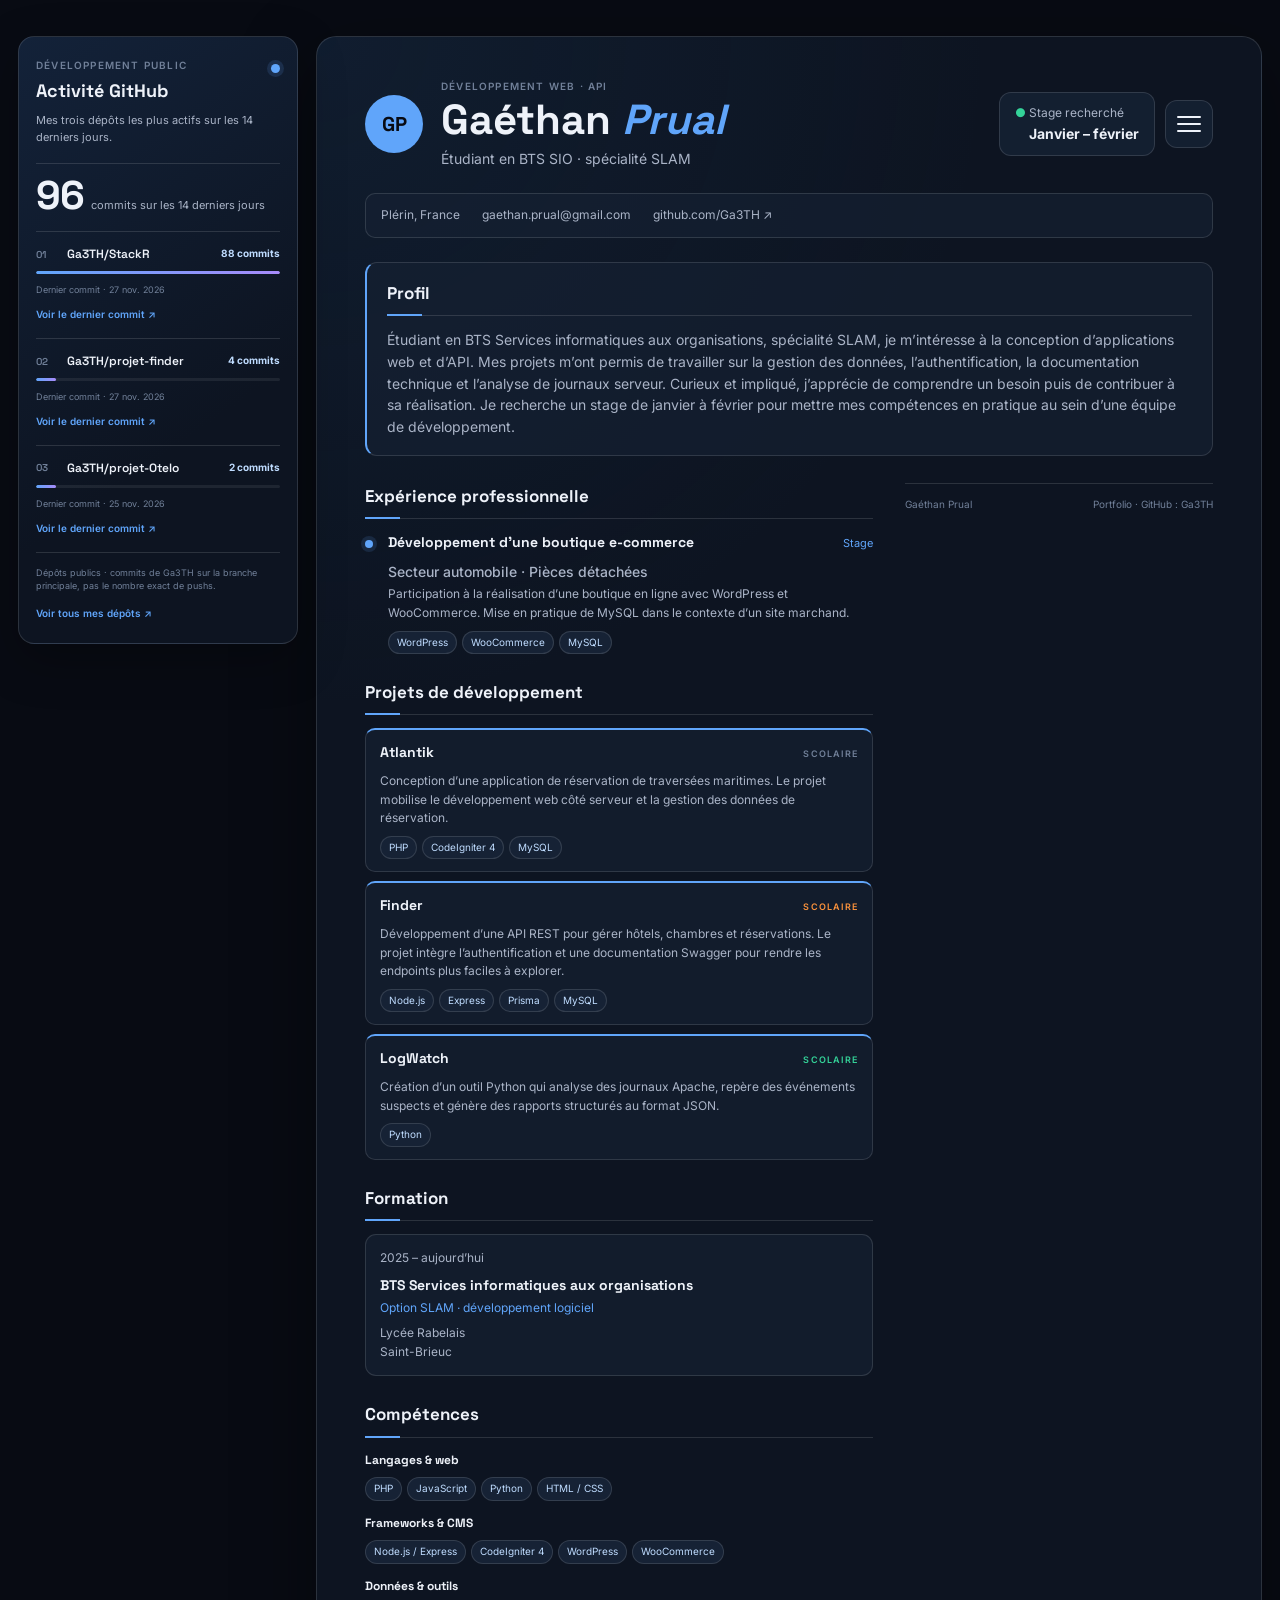
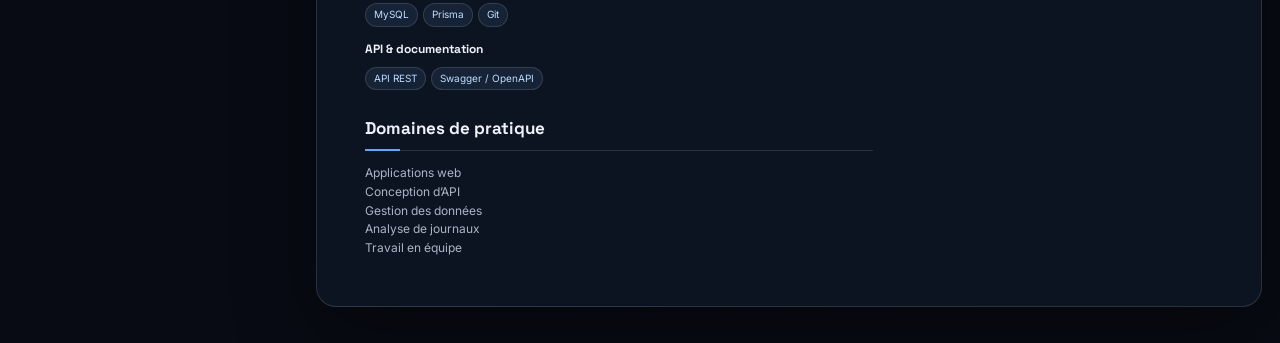
<file: index.html>
<!doctype html>
<html lang="fr">
<head>
  <meta charset="UTF-8">
  <meta name="viewport" content="width=device-width, initial-scale=1">
  <meta name="description" content="CV de Gaéthan Prual, étudiant en BTS SIO SLAM à la recherche d'un stage de janvier à février.">
  <title>Gaéthan Prual — CV &amp; Portfolio</title>
  <link rel="preconnect" href="https://fonts.googleapis.com">
  <link rel="preconnect" href="https://fonts.gstatic.com" crossorigin>
  <link href="https://fonts.googleapis.com/css2?family=Space+Grotesk:wght@500;600;700&family=Inter:wght@400;500;600&display=swap" rel="stylesheet">
  <link rel="stylesheet" href="cv-gaethan-prual.css">
</head>
<body>
  <div class="page-layout">
    <aside class="veille veille-github" aria-labelledby="github-feed-title">
      <header class="veille-entete">
        <div>
          <p class="sur-titre">DÉVELOPPEMENT PUBLIC</p>
          <h2 id="github-feed-title">Activité GitHub</h2>
        </div>
        <span class="veille-indicateur" aria-hidden="true"></span>
      </header>
      <p class="veille-description">Mes trois dépôts les plus actifs sur les 14 derniers jours.</p>
      <div class="github-overview">
        <p class="github-commit-total" id="github-commit-total" aria-hidden="true">—</p>
        <p class="feed-status" id="github-feed-status" aria-live="polite">Analyse des commits récents…</p>
      </div>
      <ol class="feed-list" id="github-feed-list"></ol>
      <p class="feed-note" id="github-feed-note">Dépôts publics uniquement.</p>
      <a class="veille-lien" href="https://github.com/Ga3TH?tab=repositories" target="_blank" rel="noopener noreferrer">Voir tous mes dépôts <span aria-hidden="true">↗</span></a>
    </aside>

    <main class="cv">
    <header class="entete">
      <div class="identite">
        <div class="logo" aria-hidden="true">GP</div>
        <div>
          <p class="sur-titre">DÉVELOPPEMENT WEB · API</p>
          <h1>Gaéthan <span>Prual</span></h1>
          <p class="poste">Étudiant en BTS SIO · spécialité SLAM</p>
        </div>
      </div>
      <div class="entete-actions">
        <div class="disponibilite">● Stage recherché<br><strong>Janvier – février</strong></div>
        <details class="ai-activity">
          <summary class="hamburger-label" aria-label="Ouvrir la veille sur l’intelligence artificielle" aria-controls="ai-feed-panel" aria-expanded="false">
            <span class="hamburger-icon" aria-hidden="true">
              <span class="line1"></span>
              <span class="line2"></span>
              <span class="line3"></span>
            </span>
          </summary>
          <section class="ai-popover" id="ai-feed-panel" aria-labelledby="ai-feed-title">
            <header class="veille-entete">
              <div>
                <p class="sur-titre">VEILLE TECHNOLOGIQUE</p>
                <h2 id="ai-feed-title">L’IA en mouvement</h2>
              </div>
              <span class="veille-indicateur ia" aria-hidden="true"></span>
            </header>
            <p class="veille-description">Actualités et recherche en intelligence artificielle.</p>
            <p class="feed-status" id="ai-feed-status" aria-live="polite">Chargement de la veille IA…</p>
            <ol class="feed-list" id="ai-feed-list"></ol>
            <a class="veille-lien" href="https://export.arxiv.org/rss/cs.AI" target="_blank" rel="noopener noreferrer">Explorer les flux de recherche <span aria-hidden="true">↗</span></a>
          </section>
        </details>
      </div>
    </header>

    <div class="coordonnees" aria-label="Coordonnées">
      <span>Plérin, France</span>
      <a href="mailto:gaethan.prual@gmail.com">gaethan.prual@gmail.com</a>
      <a href="https://github.com/Ga3TH">github.com/Ga3TH ↗</a>
    </div>

    <section class="intro">
      <h2>Profil</h2>
      <p>Étudiant en BTS Services informatiques aux organisations, spécialité SLAM, je m’intéresse à la conception d’applications web et d’API. Mes projets m’ont permis de travailler sur la gestion des données, l’authentification, la documentation technique et l’analyse de journaux serveur. Curieux et impliqué, j’apprécie de comprendre un besoin puis de contribuer à sa réalisation. Je recherche un stage de janvier à février pour mettre mes compétences en pratique au sein d’une équipe de développement.</p>
    </section>

    <div class="colonnes">
      <div class="colonne-principale">
        <section>
          <h2>Expérience professionnelle</h2>
          <article class="experience">
            <div class="repere"></div>
            <div>
              <div class="ligne-titre"><h3>Développement d’une boutique e-commerce</h3><span class="date">Stage</span></div>
              <p class="organisation">Secteur automobile · Pièces détachées</p>
              <p>Participation à la réalisation d’une boutique en ligne avec WordPress et WooCommerce. Mise en pratique de MySQL dans le contexte d’un site marchand.</p>
              <div class="tags"><span>WordPress</span><span>WooCommerce</span><span>MySQL</span></div>
            </div>
          </article>
        </section>

        <section>
          <h2>Projets de développement</h2>
          <article class="projet">
            <div class="ligne-titre"><h3>Atlantik</h3><span class="type">SCOLAIRE</span></div>
            <p>Conception d’une application de réservation de traversées maritimes. Le projet mobilise le développement web côté serveur et la gestion des données de réservation.</p>
            <div class="tags"><span>PHP</span><span>CodeIgniter 4</span><span>MySQL</span></div>
          </article>
          <article class="projet">
            <div class="ligne-titre"><h3>Finder</h3><span class="type orange">SCOLAIRE</span></div>
            <p>Développement d’une API REST pour gérer hôtels, chambres et réservations. Le projet intègre l’authentification et une documentation Swagger pour rendre les endpoints plus faciles à explorer.</p>
            <div class="tags"><span>Node.js</span><span>Express</span><span>Prisma</span><span>MySQL</span></div>
          </article>
          <article class="projet">
            <div class="ligne-titre"><h3>LogWatch</h3><span class="type vert">SCOLAIRE</span></div>
            <p>Création d’un outil Python qui analyse des journaux Apache, repère des événements suspects et génère des rapports structurés au format JSON.</p>
            <div class="tags"><span>Python</span></div>
          </article>
        </section>

      <aside class="colonne-laterale">
        <section>
          <h2>Formation</h2>
          <article class="formation">
            <p class="date">2025 – aujourd’hui</p>
            <h3>BTS Services informatiques aux organisations</h3>
            <p class="accent">Option SLAM · développement logiciel</p>
            <p>Lycée Rabelais<br>Saint-Brieuc</p>
          </article>
        </section>
        <section>
          <h2>Compétences</h2>
          <h3 class="sous-titre">Langages &amp; web</h3>
          <div class="tags colonne-tags"><span>PHP</span><span>JavaScript</span><span>Python</span><span>HTML / CSS</span></div>
          <h3 class="sous-titre">Frameworks &amp; CMS</h3>
          <div class="tags colonne-tags"><span>Node.js / Express</span><span>CodeIgniter 4</span><span>WordPress</span><span>WooCommerce</span></div>
          <h3 class="sous-titre">Données &amp; outils</h3>
          <div class="tags colonne-tags"><span>MySQL</span><span>Prisma</span><span>Git</span></div>
          <h3 class="sous-titre">API &amp; documentation</h3>
          <div class="tags colonne-tags"><span>API REST</span><span>Swagger / OpenAPI</span></div>
        </section>
        <section class="atouts">
          <h2>Domaines de pratique</h2>
          <p>Applications web<br>Conception d’API<br>Gestion des données<br>Analyse de journaux<br>Travail en équipe</p>
        </section>
      </aside>
    </div>
    <footer><span>Gaéthan Prual</span><span>Portfolio · GitHub : Ga3TH</span></footer>
    </main>

  </div>
  <script src="portfolio-feeds.js" defer></script>
</body>
</html>
</file>
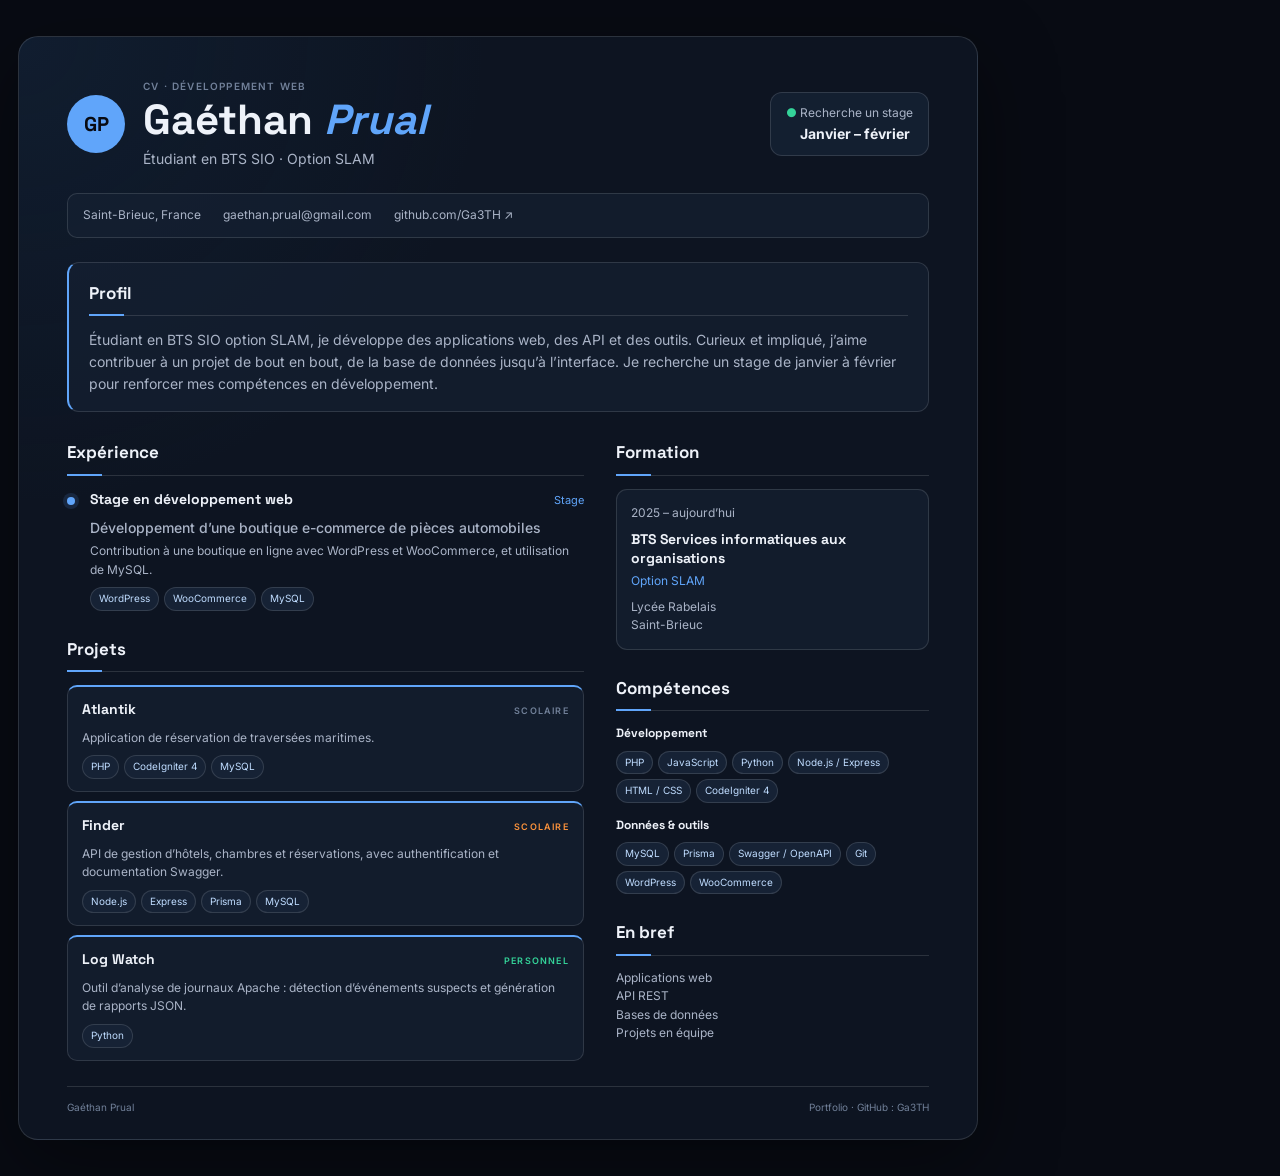
<file: cv-gaethan-prual.html>
<!doctype html>
<html lang="fr">
<head>
  <meta charset="UTF-8">
  <meta name="viewport" content="width=device-width, initial-scale=1">
  <meta name="description" content="CV de Gaéthan Prual, étudiant en BTS SIO SLAM à la recherche d'un stage de janvier à février.">
  <title>CV — Gaéthan Prual</title>
  <link rel="preconnect" href="https://fonts.googleapis.com">
  <link rel="preconnect" href="https://fonts.gstatic.com" crossorigin>
  <link href="https://fonts.googleapis.com/css2?family=Space+Grotesk:wght@500;600;700&family=Inter:wght@400;500;600&display=swap" rel="stylesheet">
  <link rel="stylesheet" href="cv-gaethan-prual.css">
</head>
<body>
  <main class="cv">
    <header class="entete">
      <div class="identite">
        <div class="logo" aria-hidden="true">GP</div>
        <div>
          <p class="sur-titre">CV · DÉVELOPPEMENT WEB</p>
          <h1>Gaéthan <span>Prual</span></h1>
          <p class="poste">Étudiant en BTS SIO · Option SLAM</p>
        </div>
      </div>
      <div class="disponibilite">● Recherche un stage<br><strong>Janvier – février</strong></div>
    </header>

    <div class="coordonnees" aria-label="Coordonnées">
      <span>Saint-Brieuc, France</span>
      <a href="mailto:gaethan.prual@gmail.com">gaethan.prual@gmail.com</a>
      <a href="https://github.com/Ga3TH">github.com/Ga3TH ↗</a>
    </div>

    <section class="intro">
      <h2>Profil</h2>
      <p>Étudiant en BTS SIO option SLAM, je développe des applications web, des API et des outils. Curieux et impliqué, j’aime contribuer à un projet de bout en bout, de la base de données jusqu’à l’interface. Je recherche un stage de janvier à février pour renforcer mes compétences en développement.</p>
    </section>

    <div class="colonnes">
      <div class="colonne-principale">
        <section>
          <h2>Expérience</h2>
          <article class="experience">
            <div class="repere"></div>
            <div>
              <div class="ligne-titre"><h3>Stage en développement web</h3><span class="date">Stage</span></div>
              <p class="organisation">Développement d’une boutique e-commerce de pièces automobiles</p>
              <p>Contribution à une boutique en ligne avec WordPress et WooCommerce, et utilisation de MySQL.</p>
              <div class="tags"><span>WordPress</span><span>WooCommerce</span><span>MySQL</span></div>
            </div>
          </article>
        </section>

        <section>
          <h2>Projets</h2>
          <article class="projet">
            <div class="ligne-titre"><h3>Atlantik</h3><span class="type">SCOLAIRE</span></div>
            <p>Application de réservation de traversées maritimes.</p>
            <div class="tags"><span>PHP</span><span>CodeIgniter 4</span><span>MySQL</span></div>
          </article>
          <article class="projet">
            <div class="ligne-titre"><h3>Finder</h3><span class="type orange">SCOLAIRE</span></div>
            <p>API de gestion d’hôtels, chambres et réservations, avec authentification et documentation Swagger.</p>
            <div class="tags"><span>Node.js</span><span>Express</span><span>Prisma</span><span>MySQL</span></div>
          </article>
          <article class="projet">
            <div class="ligne-titre"><h3>Log Watch</h3><span class="type vert">PERSONNEL</span></div>
            <p>Outil d’analyse de journaux Apache : détection d’événements suspects et génération de rapports JSON.</p>
            <div class="tags"><span>Python</span></div>
          </article>
        </section>
      </div>

      <aside class="colonne-laterale">
        <section>
          <h2>Formation</h2>
          <article class="formation">
            <p class="date">2025 – aujourd’hui</p>
            <h3>BTS Services informatiques aux organisations</h3>
            <p class="accent">Option SLAM</p>
            <p>Lycée Rabelais<br>Saint-Brieuc</p>
          </article>
        </section>
        <section>
          <h2>Compétences</h2>
          <h3 class="sous-titre">Développement</h3>
          <div class="tags colonne-tags"><span>PHP</span><span>JavaScript</span><span>Python</span><span>Node.js / Express</span><span>HTML / CSS</span><span>CodeIgniter 4</span></div>
          <h3 class="sous-titre">Données &amp; outils</h3>
          <div class="tags colonne-tags"><span>MySQL</span><span>Prisma</span><span>Swagger / OpenAPI</span><span>Git</span><span>WordPress</span><span>WooCommerce</span></div>
        </section>
        <section class="atouts">
          <h2>En bref</h2>
          <p>Applications web<br>API REST<br>Bases de données<br>Projets en équipe</p>
        </section>
      </aside>
    </div>
    <footer><span>Gaéthan Prual</span><span>Portfolio · GitHub : Ga3TH</span></footer>
  </main>
</body>
</html>
</file>
<file: cv-gaethan-prual.css>
:root{color-scheme:dark;--fond:#080b13;--carte:#162235;--texte:#eef2f9;--secondaire:#aab4c7;--muet:#718099;--bleu:#60a5fa;--ligne:#ffffff20}
*{box-sizing:border-box}body{margin:0;background:var(--fond);color:var(--texte);font:14px/1.55 Inter, sans-serif;padding:36px 18px}h1,h2,h3,p{margin-top:0}h1,h2,h3{font-family:"Space Grotesk",sans-serif}a{color:inherit;text-decoration:none}.cv{max-width:960px;margin:auto;padding:42px 48px 24px;background:radial-gradient(circle at 0 0,#1d426833,transparent 32%),#0d1421;border:1px solid var(--ligne);border-radius:20px;box-shadow:0 24px 80px #0006}.entete{display:flex;justify-content:space-between;align-items:center;gap:24px}.identite{display:flex;align-items:center;gap:18px}.logo{display:grid;place-items:center;width:58px;height:58px;flex:none;border-radius:50%;background:var(--bleu);color:var(--fond);font:700 20px "Space Grotesk",sans-serif}.sur-titre,.type{color:var(--muet);font-size:10px;letter-spacing:1.2px;font-weight:600}.sur-titre{margin-bottom:3px}.entete h1{font-size:42px;line-height:1.05;margin:0}.entete h1 span{color:var(--bleu);font-style:italic}.poste{color:var(--secondaire);margin:6px 0 0}.disponibilite{padding:11px 15px;background:#162235cc;border:1px solid var(--ligne);border-radius:12px;color:var(--secondaire);font-size:12px;white-space:nowrap}.disponibilite:first-letter{color:#34d399}.disponibilite strong{display:inline-block;padding-left:14px;color:var(--texte);font-size:14px}.coordonnees{display:flex;gap:10px 22px;flex-wrap:wrap;margin:24px 0;padding:12px 15px;background:#16223599;border:1px solid var(--ligne);border-radius:10px;color:var(--secondaire);font-size:12px}.coordonnees a:hover{color:var(--bleu)}section{margin-bottom:25px}h2{font-size:17px;margin:0 0 13px;padding-bottom:7px;border-bottom:1px solid var(--ligne)}h2:after{content:"";display:block;width:35px;height:2px;background:var(--bleu);position:relative;top:8px}.intro{padding:17px 20px;background:#16223599;border:1px solid var(--ligne);border-left:2px solid var(--bleu);border-radius:12px}.intro p{margin:0;color:var(--secondaire)}.colonnes{display:grid;grid-template-columns:1.65fr 1fr;gap:32px;margin-top:27px}.experience{display:grid;grid-template-columns:10px 1fr;gap:13px}.repere{width:8px;height:8px;border-radius:50%;background:var(--bleu);margin-top:8px;box-shadow:0 0 0 4px #60a5fa22}.ligne-titre{display:flex;justify-content:space-between;align-items:baseline;gap:10px}.ligne-titre h3,article h3{font-size:14px;margin:0 0 4px}.date{color:var(--bleu);font-size:11px;white-space:nowrap}.organisation{color:var(--secondaire);font-weight:500;margin:3px 0}.experience p:not(.organisation),.projet p,.formation p{color:var(--secondaire);font-size:12px;margin-bottom:8px}.tags{display:flex;flex-wrap:wrap;gap:5px;margin-top:8px}.tags span{padding:3px 8px;color:#bfdcff;background:#162235;border:1px solid var(--ligne);border-radius:20px;font-size:10px}.projet{padding:12px 14px;margin-bottom:9px;background:#16223599;border:1px solid var(--ligne);border-top:2px solid var(--bleu);border-radius:10px}.projet p{margin:4px 0}.type{font-size:9px}.orange{color:#fb923c}.vert{color:#34d399}.formation{padding:14px;background:#16223599;border:1px solid var(--ligne);border-radius:11px}.formation .date{margin-bottom:8px}.formation h3{line-height:1.35}.formation p:last-child{margin-bottom:0}.accent{color:var(--bleu)!important;margin:0 0 7px!important}.sous-titre{font-size:12px;margin:13px 0 5px}.colonne-tags{gap:5px}.atouts p{margin:0;color:var(--secondaire);font-size:12px}footer{display:flex;justify-content:space-between;padding-top:13px;border-top:1px solid var(--ligne);color:var(--muet);font-size:10px}
@media(max-width:680px){body{padding:10px}.cv{padding:25px 20px;border-radius:14px}.entete{align-items:flex-start;flex-direction:column}.entete h1{font-size:34px}.coordonnees{gap:8px 15px}.colonnes{grid-template-columns:1fr;gap:0}.disponibilite{white-space:normal}}
@media print{@page{size:A4;margin:10mm}body{padding:0;background:#fff;color:#eef2f9;-webkit-print-color-adjust:exact;print-color-adjust:exact}.cv{max-width:none;border:0;border-radius:0;box-shadow:none;padding:20px 25px}.entete h1{font-size:36px}.coordonnees{margin:16px 0}.intro{padding:13px 16px}.colonnes{gap:24px;margin-top:20px}section{margin-bottom:18px}.projet{padding:9px 11px;margin-bottom:7px}.formation{padding:11px}.tags{gap:4px}.tags span{padding:2px 7px}footer{margin-top:4px}a{color:inherit}}
.page-layout{max-width:1640px;margin:0 auto;display:grid;grid-template-columns:minmax(230px,1fr) minmax(0,960px) minmax(230px,1fr);align-items:start;gap:18px}.veille{position:sticky;top:18px;max-height:calc(100vh - 36px);overflow:auto;padding:20px 16px;background:linear-gradient(145deg,#132239,#0d1421 65%);border:1px solid var(--ligne);border-radius:16px;box-shadow:0 16px 48px #0004}.veille-entete{display:flex;justify-content:space-between;align-items:flex-start;gap:10px}.veille-entete .sur-titre{margin:0 0 6px}.veille h2{font-size:18px;line-height:1.25;margin:0 0 10px;padding:0;border:0}.veille h2:after{display:none}.veille-indicateur{width:9px;height:9px;flex:none;margin-top:6px;border-radius:50%;background:#60a5fa;box-shadow:0 0 0 4px #60a5fa22}.veille-indicateur.ia{background:#a78bfa;box-shadow:0 0 0 4px #a78bfa22}.veille-description{margin:0 0 14px;color:var(--secondaire);font-size:11px}.feed-status{margin:0 0 10px;color:var(--muet);font-size:10px}.feed-list{display:grid;gap:9px;margin:0;padding:0;list-style:none}.feed-item{padding:10px;background:#ffffff06;border:1px solid var(--ligne);border-radius:10px}.feed-item a{display:block;color:var(--texte);font-size:11px;font-weight:600;line-height:1.4;overflow-wrap:anywhere}.feed-item a:hover{color:var(--bleu)}.feed-meta{display:flex;flex-wrap:wrap;gap:4px 8px;margin-top:6px;color:var(--muet);font-size:9px}.feed-repo{color:var(--bleu)}.feed-message{margin:6px 0 0;color:var(--secondaire);font-size:10px;line-height:1.4;overflow-wrap:anywhere}.feed-source{color:#c4b5fd}.veille-lien{display:inline-block;margin-top:14px;color:var(--bleu);font-size:10px;font-weight:600}.veille-lien:hover{color:#bfdbfe}
@media(max-width:1100px){.page-layout{grid-template-columns:minmax(0,1fr) minmax(0,1fr);gap:14px}.cv{grid-column:1/-1;grid-row:1}.veille{position:static;max-height:none}.veille-github{grid-column:1;grid-row:2}.veille-ia{grid-column:2;grid-row:2}}
@media(max-width:680px){.page-layout{grid-template-columns:minmax(0,1fr);gap:12px}.cv{grid-column:1;grid-row:1}.veille-github{grid-column:1;grid-row:2}.veille-ia{grid-column:1;grid-row:3}.veille{padding:18px}}
@media print{.page-layout{display:block}.veille{display:none}}
.page-layout{max-width:1260px;grid-template-columns:minmax(0,960px) minmax(230px,280px);justify-content:center}.entete-actions{display:flex;align-items:center;gap:10px;flex:none}.github-activity{position:relative;flex:none}.hamburger-label{display:grid;place-items:center;width:48px;height:48px;padding:0;cursor:pointer;list-style:none;background:#162235cc;border:1px solid var(--ligne);border-radius:12px;transition:background .2s,border-color .2s}.hamburger-label::-webkit-details-marker{display:none}.hamburger-label:hover,.github-activity[open]>.hamburger-label{background:#1b2c44;border-color:#60a5fa77}.hamburger-label:focus-visible{outline:2px solid var(--bleu);outline-offset:3px}.hamburger-icon{position:relative;width:24px;height:18px}.hamburger-icon span{position:absolute;left:0;width:24px;height:2px;border-radius:4px;background:var(--texte);transition:transform .25s,opacity .2s,top .25s}.hamburger-icon .line1{top:1px}.hamburger-icon .line2{top:8px}.hamburger-icon .line3{top:15px}.github-activity[open] .line1{top:8px;transform:rotate(45deg)}.github-activity[open] .line2{transform:scaleX(0);opacity:0}.github-activity[open] .line3{top:8px;transform:rotate(-45deg)}.github-popover{position:absolute;z-index:5;top:calc(100% + 10px);right:0;width:min(360px,calc(100vw - 48px));max-height:min(70vh,560px);overflow:auto;margin:0;padding:19px 16px;background:linear-gradient(145deg,#132239,#0d1421 65%);border:1px solid var(--ligne);border-radius:16px;box-shadow:0 20px 60px #0009}.github-popover .veille-entete{display:flex;justify-content:space-between;align-items:flex-start;gap:10px}.github-popover .sur-titre{margin:0 0 6px}.github-popover h2{font-size:18px;line-height:1.25;margin:0 0 12px;padding:0;border:0}.github-popover h2:after{display:none}.github-popover .feed-status{margin:0 0 12px;color:var(--texte);font-size:12px;font-weight:600}.github-popover .feed-list{display:grid;gap:8px}.github-popover .feed-item{padding:10px}.github-popover .feed-note{margin:12px 0 0;color:var(--muet);font-size:10px;line-height:1.45}.github-popover .veille-lien{margin-top:12px}.feed-message a{font-size:10px}
@media(max-width:1100px){.page-layout{grid-template-columns:minmax(0,960px);gap:14px}.cv{grid-column:1;grid-row:1}.veille-ia{grid-column:1;grid-row:2}}
@media(max-width:680px){.entete-actions{position:relative}.github-activity{position:static}.github-popover{right:auto;left:0;width:min(360px,calc(100vw - 60px))}}
.page-layout{max-width:1260px;grid-template-columns:minmax(230px,280px) minmax(0,960px);justify-content:center}.veille-github{grid-column:1;grid-row:1}.cv{grid-column:2;grid-row:1;width:100%;max-width:960px;margin:0}.ai-activity{position:relative;flex:none}.ai-popover{position:absolute;z-index:6;top:calc(100% + 10px);right:0;width:min(390px,calc(100vw - 48px));max-height:min(72vh,620px);overflow:auto;margin:0;padding:19px 16px;background:linear-gradient(145deg,#132239,#0d1421 65%);border:1px solid var(--ligne);border-radius:16px;box-shadow:0 20px 60px #0009}.ai-popover .veille-entete{display:flex;justify-content:space-between;align-items:flex-start;gap:10px}.ai-popover .sur-titre{margin:0 0 6px}.ai-popover h2{font-size:18px;line-height:1.25;margin:0 0 12px;padding:0;border:0}.ai-popover h2:after{display:none}.ai-popover .veille-description{margin:0 0 12px}.ai-popover .feed-status{margin:0 0 12px;color:var(--texte);font-size:12px;font-weight:600}.ai-popover .feed-list{display:grid;gap:8px}.ai-popover .feed-item{padding:10px}.ai-popover .veille-lien{margin-top:12px}.feed-note{margin:12px 0 0;color:var(--muet);font-size:10px;line-height:1.45}
@media(max-width:1100px){.page-layout{grid-template-columns:minmax(0,960px);gap:14px}.cv{grid-column:1;grid-row:1}.veille-github{grid-column:1;grid-row:2;position:static;max-height:none}}
@media(max-width:680px){.entete-actions{position:relative;flex-direction:row;align-items:center}.ai-activity{position:static}.ai-popover{right:auto;left:0;width:min(390px,calc(100vw - 60px))}}
@media print{.veille-github{display:none}.ai-popover{display:none}}
.hamburger-label:hover,.ai-activity[open]>.hamburger-label{background:#1b2c44;border-color:#60a5fa77}.ai-activity[open] .line1{top:8px;transform:rotate(45deg)}.ai-activity[open] .line2{transform:scaleX(0);opacity:0}.ai-activity[open] .line3{top:8px;transform:rotate(-45deg)}
@media(max-width:680px){.ai-popover{position:fixed;top:15vh;right:auto;left:50%;transform:translateX(-50%);width:min(390px,calc(100vw - 32px));max-height:72vh}}
.veille-github{padding:21px 17px}.veille-github .veille-description{margin-bottom:17px}.github-overview{display:flex;align-items:baseline;gap:8px;padding:12px 0 15px;border-top:1px solid var(--ligne);border-bottom:1px solid var(--ligne)}.github-commit-total{margin:0;color:var(--texte);font:700 40px/1 "Space Grotesk",sans-serif;letter-spacing:-1.5px}.github-overview .feed-status{margin:0;color:var(--secondaire);font-size:11px;line-height:1.35}.veille-github .feed-list{gap:0}.github-project{padding:14px 0;border-bottom:1px solid var(--ligne)}.github-project-heading{display:grid;grid-template-columns:24px minmax(0,1fr) auto;align-items:center;gap:7px}.github-project-rank{color:var(--muet);font:600 10px "Space Grotesk",sans-serif}.github-project-heading>a{min-width:0;overflow:hidden;color:var(--texte);font:600 12px/1.35 "Space Grotesk",sans-serif;text-overflow:ellipsis;white-space:nowrap}.github-project-heading>a:hover{color:var(--bleu)}.github-project-count{color:#bfdcff;font-size:10px;white-space:nowrap}.github-project-description{display:-webkit-box;overflow:hidden;margin:6px 0 9px;color:var(--muet);font-size:10px;line-height:1.45;-webkit-box-orient:vertical;-webkit-line-clamp:2}.github-project-progress{display:block;height:3px;overflow:hidden;margin:9px 0;background:#ffffff12;border-radius:4px}.github-project-progress span{display:block;height:100%;background:linear-gradient(90deg,#60a5fa,#a78bfa);border-radius:4px}.github-project-latest{margin:0 0 5px;color:var(--muet);font-size:9px}.github-project>a:last-child{color:var(--bleu);font-size:10px;font-weight:600}.github-project>a:last-child:hover{color:#bfdbfe}.veille-github .feed-note{margin:13px 0 0;color:var(--muet);font-size:9px;line-height:1.45}
.github-empty{padding:14px 0;color:var(--secondaire);font-size:11px;line-height:1.5}
</file>
